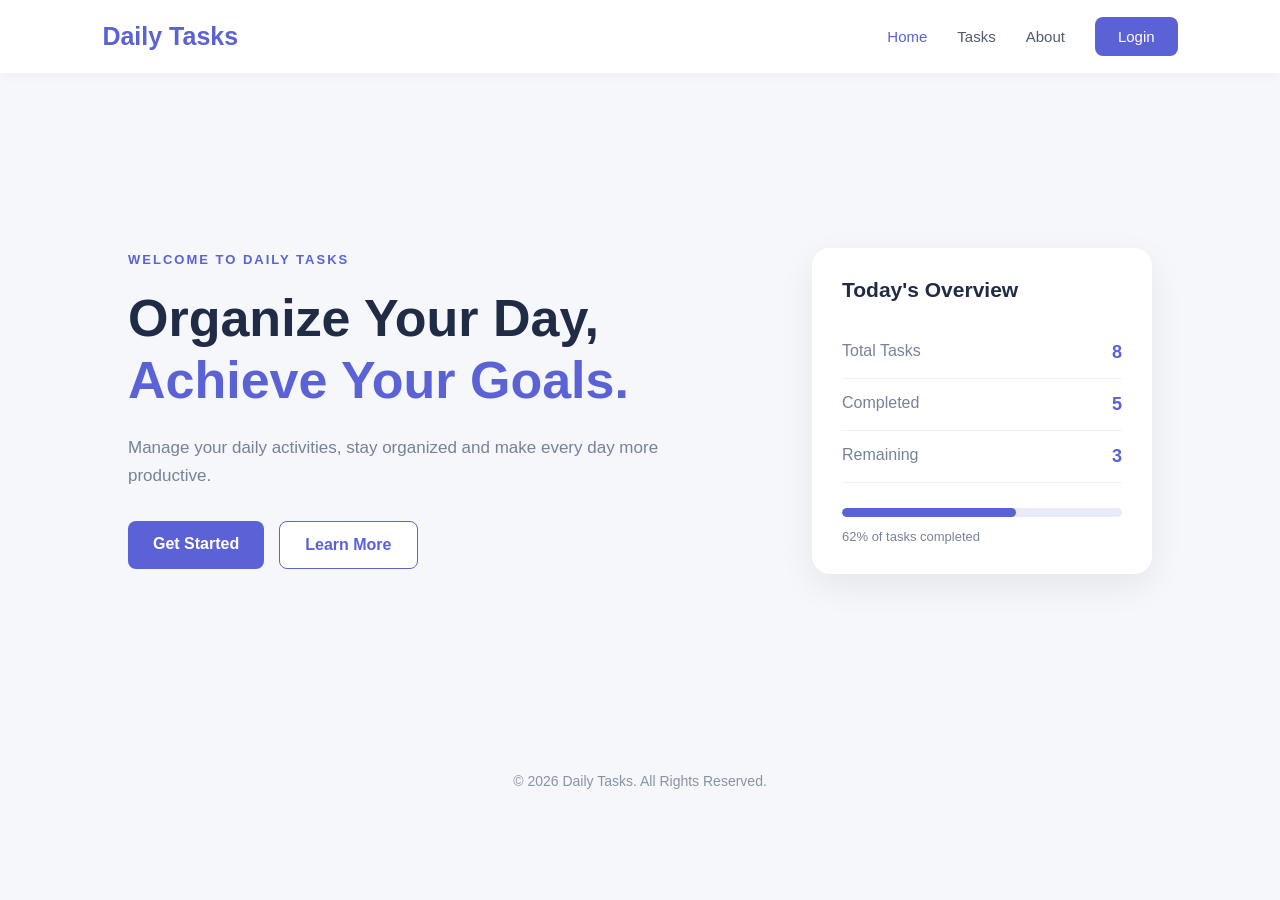
<file: index.html>
﻿<!DOCTYPE html>
<html lang="en">
<head>
    <meta charset="UTF-8">
    <meta name="viewport" content="width=device-width, initial-scale=1.0">
    <title>Daily Tasks - Home</title>
    <link rel="stylesheet" href="style.css">
</head>
<body>

    <header>
        <nav class="navbar">
            <h2 class="logo">Daily Tasks</h2>
            <ul>
                <li><a href="index.html" class="active">Home</a></li>
                <li><a href="tasks.html">Tasks</a></li>
                <li><a href="about.html">About</a></li>
                <li><a href="login.html" class="login-btn">Login</a></li>
            </ul>
        </nav>
    </header>

    <main class="hero">
        <div class="hero-content">
            <p class="welcome">WELCOME TO DAILY TASKS</p>
            <h1>Organize Your Day,<br><span>Achieve Your Goals.</span></h1>
            <p class="description">
                Manage your daily activities, stay organized
                and make every day more productive.
            </p>
            <div class="hero-buttons">
                <a href="tasks.html" class="primary-btn">Get Started</a>
                <a href="about.html" class="secondary-btn">Learn More</a>
            </div>
        </div>

        <div class="hero-card">
            <h3>Today's Overview</h3>
            <div class="stat">
                <span>Total Tasks</span>
                <strong>8</strong>
            </div>
            <div class="stat">
                <span>Completed</span>
                <strong>5</strong>
            </div>
            <div class="stat">
                <span>Remaining</span>
                <strong>3</strong>
            </div>
            <div class="progress">
                <div class="progress-fill"></div>
            </div>
            <p class="progress-text">62% of tasks completed</p>
        </div>
    </main>

    <footer>
        <p>© 2026 Daily Tasks. All Rights Reserved.</p>
    </footer>

</body>
</html>
</file>
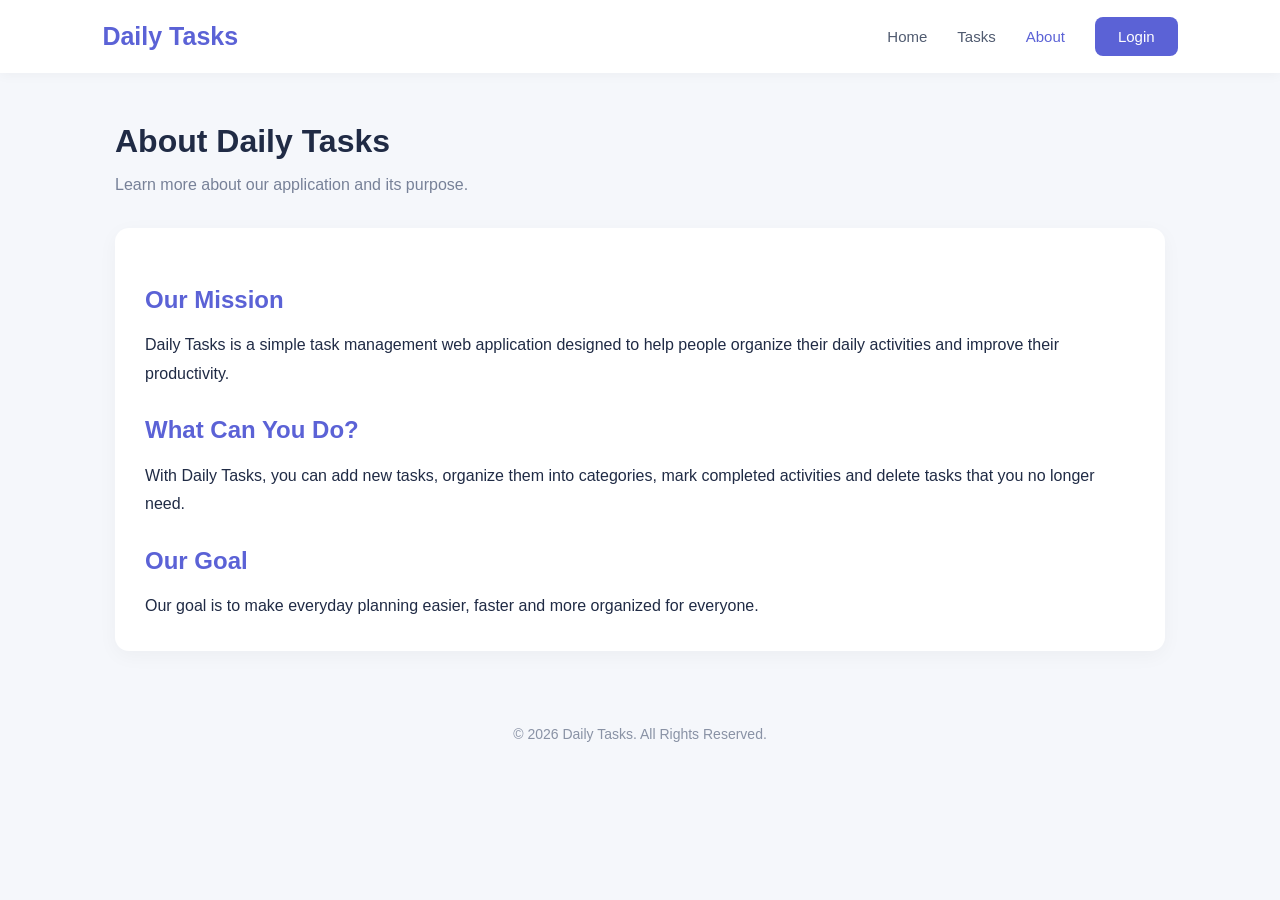
<file: about.html>
﻿<!DOCTYPE html>
<html lang="en">
<head>
    <meta charset="UTF-8">
    <meta name="viewport" content="width=device-width, initial-scale=1.0">
    <title>Daily Tasks - About</title>
    <link rel="stylesheet" href="style.css">
</head>
<body>

    <header>
        <nav class="navbar">
            <h2 class="logo">Daily Tasks</h2>
            <ul>
                <li><a href="index.html">Home</a></li>
                <li><a href="tasks.html">Tasks</a></li>
                <li><a href="about.html" class="active">About</a></li>
                <li><a href="login.html" class="login-btn">Login</a></li>
            </ul>
        </nav>
    </header>

    <main class="page-container">
        <h1 class="page-title">About Daily Tasks</h1>
        <p class="page-description">
            Learn more about our application and its purpose.
        </p>

        <div class="about-card">
            <h2>Our Mission</h2>
            <p>
                Daily Tasks is a simple task management web application
                designed to help people organize their daily activities
                and improve their productivity.
            </p>

            <h2>What Can You Do?</h2>
            <p>
                With Daily Tasks, you can add new tasks, organize them
                into categories, mark completed activities and delete
                tasks that you no longer need.
            </p>

            <h2>Our Goal</h2>
            <p>
                Our goal is to make everyday planning easier, faster
                and more organized for everyone.
            </p>
        </div>
    </main>

    <footer>
        <p>© 2026 Daily Tasks. All Rights Reserved.</p>
    </footer>

</body>
</html>
</file>
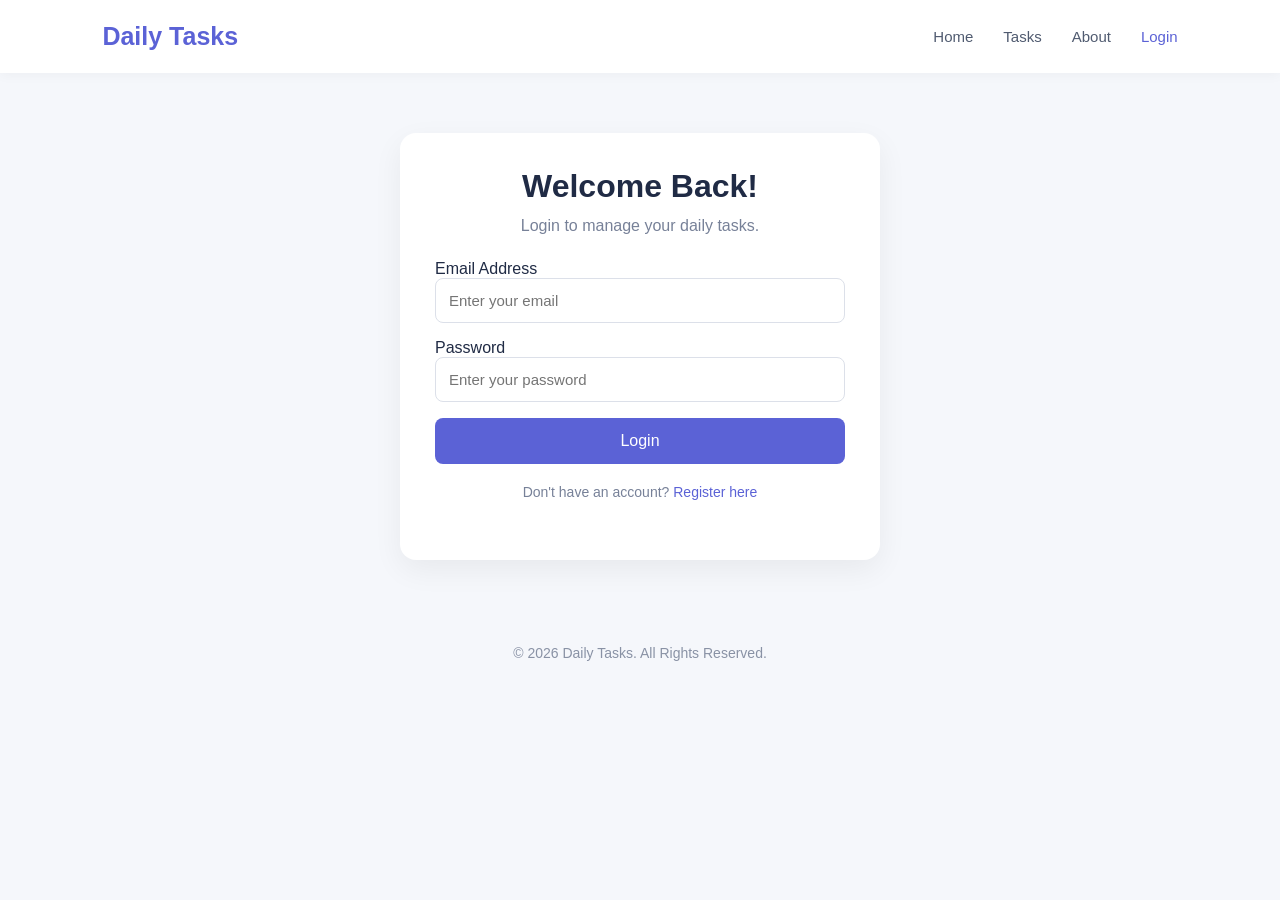
<file: login.html>
﻿<!DOCTYPE html>
<html lang="en">
<head>
    <meta charset="UTF-8">
    <meta name="viewport" content="width=device-width, initial-scale=1.0">
    <title>Daily Tasks - Login</title>
    <link rel="stylesheet" href="style.css">
</head>
<body>

    <header>
        <nav class="navbar">
            <h2 class="logo">Daily Tasks</h2>
            <ul>
                <li><a href="index.html">Home</a></li>
                <li><a href="tasks.html">Tasks</a></li>
                <li><a href="about.html">About</a></li>
                <li><a href="login.html" class="active">Login</a></li>
            </ul>
        </nav>
    </header>

    <main class="page-container">
        <div class="form-card">
            <h1>Welcome Back!</h1>
            <p>Login to manage your daily tasks.</p>

            <form id="loginForm">
                <label for="email">Email Address</label>
                <input type="email" id="email" placeholder="Enter your email" required>

                <label for="password">Password</label>
                <input type="password" id="password" placeholder="Enter your password" required>

                <button type="submit">Login</button>
            </form>

            <p class="form-link">
                Don't have an account?
                <a href="#" id="registerLink">Register here</a>
            </p>
        </div>
    </main>

    <footer>
        <p>© 2026 Daily Tasks. All Rights Reserved.</p>
    </footer>

    <script src="script.js"></script>
</body>
</html>
</file>
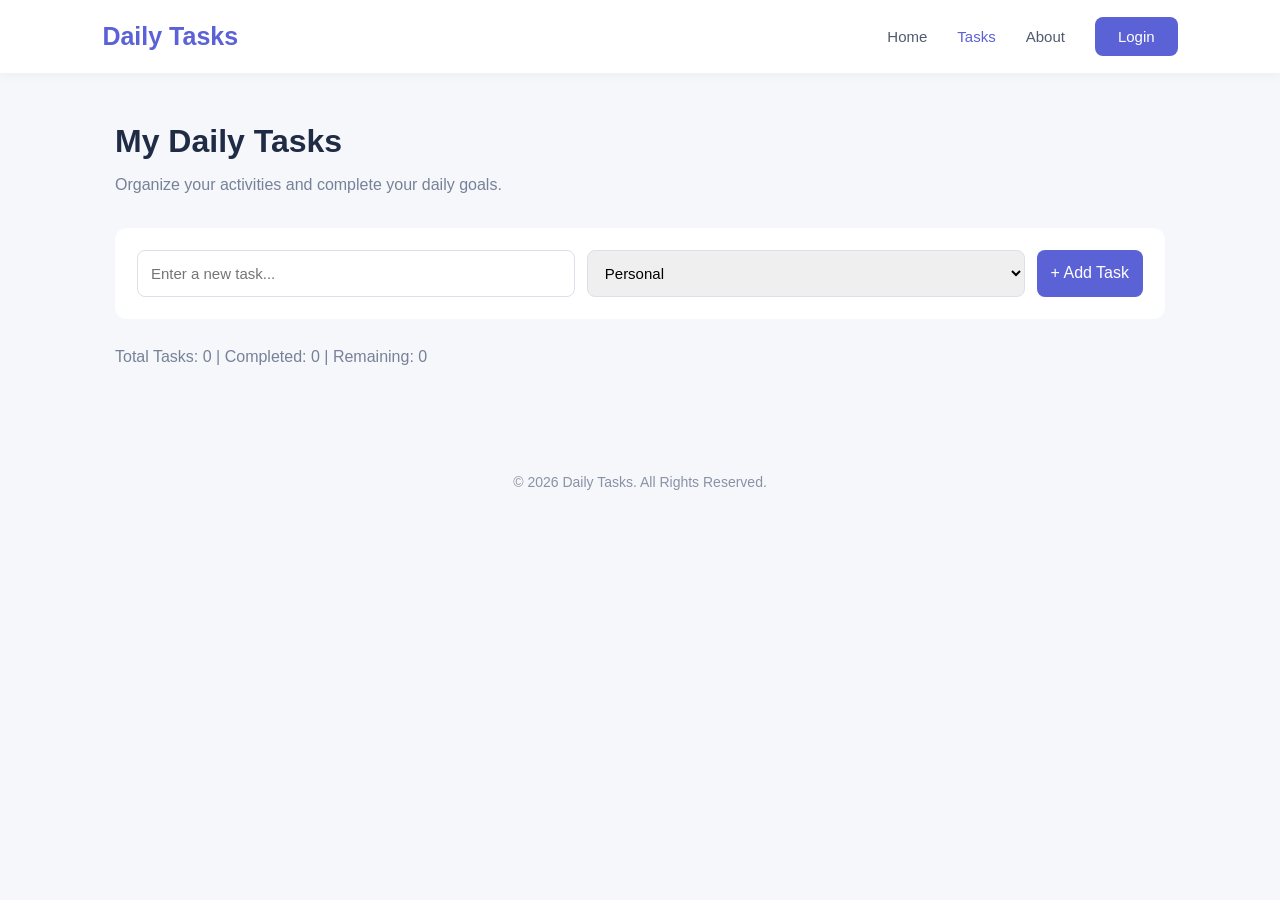
<file: tasks.html>
﻿<!DOCTYPE html>
<html lang="en">
<head>
    <meta charset="UTF-8">
    <meta name="viewport" content="width=device-width, initial-scale=1.0">
    <title>Daily Tasks - My Tasks</title>
    <link rel="stylesheet" href="style.css">
</head>
<body>

    <header>
        <nav class="navbar">
            <h2 class="logo">Daily Tasks</h2>
            <ul>
                <li><a href="index.html">Home</a></li>
                <li><a href="tasks.html" class="active">Tasks</a></li>
                <li><a href="about.html">About</a></li>
                <li><a href="login.html" class="login-btn">Login</a></li>
            </ul>
        </nav>
    </header>

    <main class="page-container">
        <h1 class="page-title">My Daily Tasks</h1>
        <p class="page-description">
            Organize your activities and complete your daily goals.
        </p>

        <form class="task-form" id="taskForm">
            <input type="text" id="taskInput" placeholder="Enter a new task..." required>

            <select id="taskCategory">
                <option value="Personal">Personal</option>
                <option value="University">University</option>
                <option value="Work">Work</option>
            </select>

            <button type="submit">+ Add Task</button>
        </form>

        <div id="taskStats" class="page-description">
            Total Tasks: 0 | Completed: 0
        </div>

        <div class="task-list" id="taskList">
        </div>
    </main>

    <footer>
        <p>© 2026 Daily Tasks. All Rights Reserved.</p>
    </footer>

    <script src="script.js"></script>
</body>
</html>
</file>
<file: style.css>
﻿* {
    margin: 0;
    padding: 0;
    box-sizing: border-box;
}

body {
    font-family: Arial, sans-serif;
    background: #f5f7fb;
    color: #202b45;
    min-height: 100vh;
}

.navbar {
    display: flex;
    justify-content: space-between;
    align-items: center;
    padding: 22px 8%;
    background: white;
    box-shadow: 0 2px 12px rgba(0,0,0,0.04);
}

.logo {
    color: #5b62d6;
    font-size: 25px;
    font-weight: bold;
}

.navbar ul {
    display: flex;
    align-items: center;
    gap: 30px;
    list-style: none;
}

.navbar a {
    text-decoration: none;
    color: #505b70;
    font-size: 15px;
    transition: 0.3s;
}

.navbar a:hover,
.navbar a.active {
    color: #5b62d6;
}

.navbar .login-btn {
    background: #5b62d6;
    color: white;
    padding: 11px 23px;
    border-radius: 8px;
}

.hero {
    min-height: 75vh;
    display: flex;
    justify-content: space-between;
    align-items: center;
    gap: 50px;
    padding: 70px 10%;
}

.hero-content {
    max-width: 580px;
}

.welcome {
    color: #5b62d6;
    font-size: 13px;
    font-weight: bold;
    letter-spacing: 2px;
    margin-bottom: 20px;
}

.hero h1 {
    font-size: 52px;
    line-height: 1.2;
    margin-bottom: 22px;
}

.hero h1 span {
    color: #5b62d6;
}

.description {
    color: #778198;
    font-size: 17px;
    line-height: 1.7;
    margin-bottom: 30px;
}

.hero-buttons {
    display: flex;
    gap: 15px;
    flex-wrap: wrap;
}

.primary-btn,
.secondary-btn {
    display: inline-block;
    padding: 14px 25px;
    border-radius: 8px;
    text-decoration: none;
    font-weight: bold;
    transition: 0.3s;
}

.primary-btn {
    background: #5b62d6;
    color: white;
}

.primary-btn:hover {
    background: #454bb8;
}

.secondary-btn {
    background: white;
    color: #5b62d6;
    border: 1px solid #5b62d6;
}

.secondary-btn:hover {
    background: #eeefff;
}

.hero-card {
    width: 340px;
    background: white;
    padding: 30px;
    border-radius: 18px;
    box-shadow: 0 12px 35px rgba(0,0,0,0.07);
}

.hero-card h3 {
    font-size: 21px;
    margin-bottom: 25px;
}

.stat {
    display: flex;
    justify-content: space-between;
    padding: 15px 0;
    border-bottom: 1px solid #edf0f5;
    color: #778198;
}

.stat strong {
    color: #5b62d6;
    font-size: 18px;
}

.progress {
    height: 9px;
    background: #e9eaf7;
    border-radius: 20px;
    margin-top: 25px;
    overflow: hidden;
}

.progress-fill {
    height: 100%;
    width: 62%;
    background: #5b62d6;
    border-radius: 20px;
}

.progress-text {
    color: #778198;
    font-size: 13px;
    margin-top: 12px;
}

footer {
    text-align: center;
    padding: 25px;
    color: #8992a5;
    font-size: 14px;
}

.page-container {
    max-width: 1100px;
    margin: 50px auto;
    padding: 0 25px;
}

.page-title {
    font-size: 32px;
    margin-bottom: 12px;
}

.page-description {
    color: #778198;
    margin-bottom: 30px;
    line-height: 1.6;
}

.form-card {
    max-width: 480px;
    margin: 60px auto;
    padding: 35px;
    background: white;
    border-radius: 16px;
    box-shadow: 0 10px 30px rgba(0,0,0,0.06);
}

.form-card h1 {
    margin-bottom: 12px;
    text-align: center;
}

.form-card p {
    text-align: center;
    color: #778198;
    margin-bottom: 25px;
}

.form-card input,
.form-card select,
.task-form input,
.task-form select {
    width: 100%;
    padding: 13px;
    margin-bottom: 16px;
    border: 1px solid #dce0e9;
    border-radius: 8px;
    font-size: 15px;
}

.form-card button,
.task-form button {
    width: 100%;
    padding: 14px;
    background: #5b62d6;
    color: white;
    border: none;
    border-radius: 8px;
    font-size: 16px;
    cursor: pointer;
}

.form-card button:hover,
.task-form button:hover {
    background: #454bb8;
}

.form-card .form-link {
    margin-top: 20px;
    font-size: 14px;
}

.form-card a {
    color: #5b62d6;
    text-decoration: none;
}

.task-form {
    display: flex;
    gap: 12px;
    flex-wrap: wrap;
    background: white;
    padding: 22px;
    border-radius: 12px;
    margin-bottom: 25px;
}

.task-form input,
.task-form select {
    flex: 1;
    min-width: 150px;
    margin-bottom: 0;
}

.task-form button {
    width: auto;
}

.task-list {
    display: grid;
    gap: 12px;
}

.task-item {
    display: flex;
    align-items: center;
    justify-content: space-between;
    gap: 15px;
    background: white;
    padding: 18px;
    border-radius: 10px;
    box-shadow: 0 3px 10px rgba(0,0,0,0.03);
}

.task-item.completed .task-name {
    text-decoration: line-through;
    color: #9ba3b3;
}

.task-info {
    display: flex;
    align-items: center;
    gap: 12px;
}

.task-info input {
    width: 18px;
    height: 18px;
    cursor: pointer;
}

.task-category {
    color: #5b62d6;
    font-size: 12px;
    background: #eeefff;
    padding: 6px 10px;
    border-radius: 20px;
}

.delete-btn {
    background: #fff0f0;
    color: #d84b4b;
    border: none;
    padding: 9px 13px;
    border-radius: 7px;
    cursor: pointer;
}

.about-card {
    background: white;
    padding: 30px;
    border-radius: 14px;
    line-height: 1.8;
    box-shadow: 0 5px 20px rgba(0,0,0,0.04);
}

.about-card h2 {
    color: #5b62d6;
    margin: 20px 0 10px;
}

@media (max-width: 768px) {
    .navbar {
        flex-direction: column;
        gap: 20px;
    }

    .navbar ul {
        gap: 15px;
        flex-wrap: wrap;
        justify-content: center;
    }

    .hero {
        flex-direction: column;
        align-items: stretch;
        padding: 45px 7%;
    }

    .hero h1 {
        font-size: 37px;
    }

    .hero-card {
        width: 100%;
    }

    .task-form {
        flex-direction: column;
    }

    .task-form button {
        width: 100%;
    }
}
</file>
